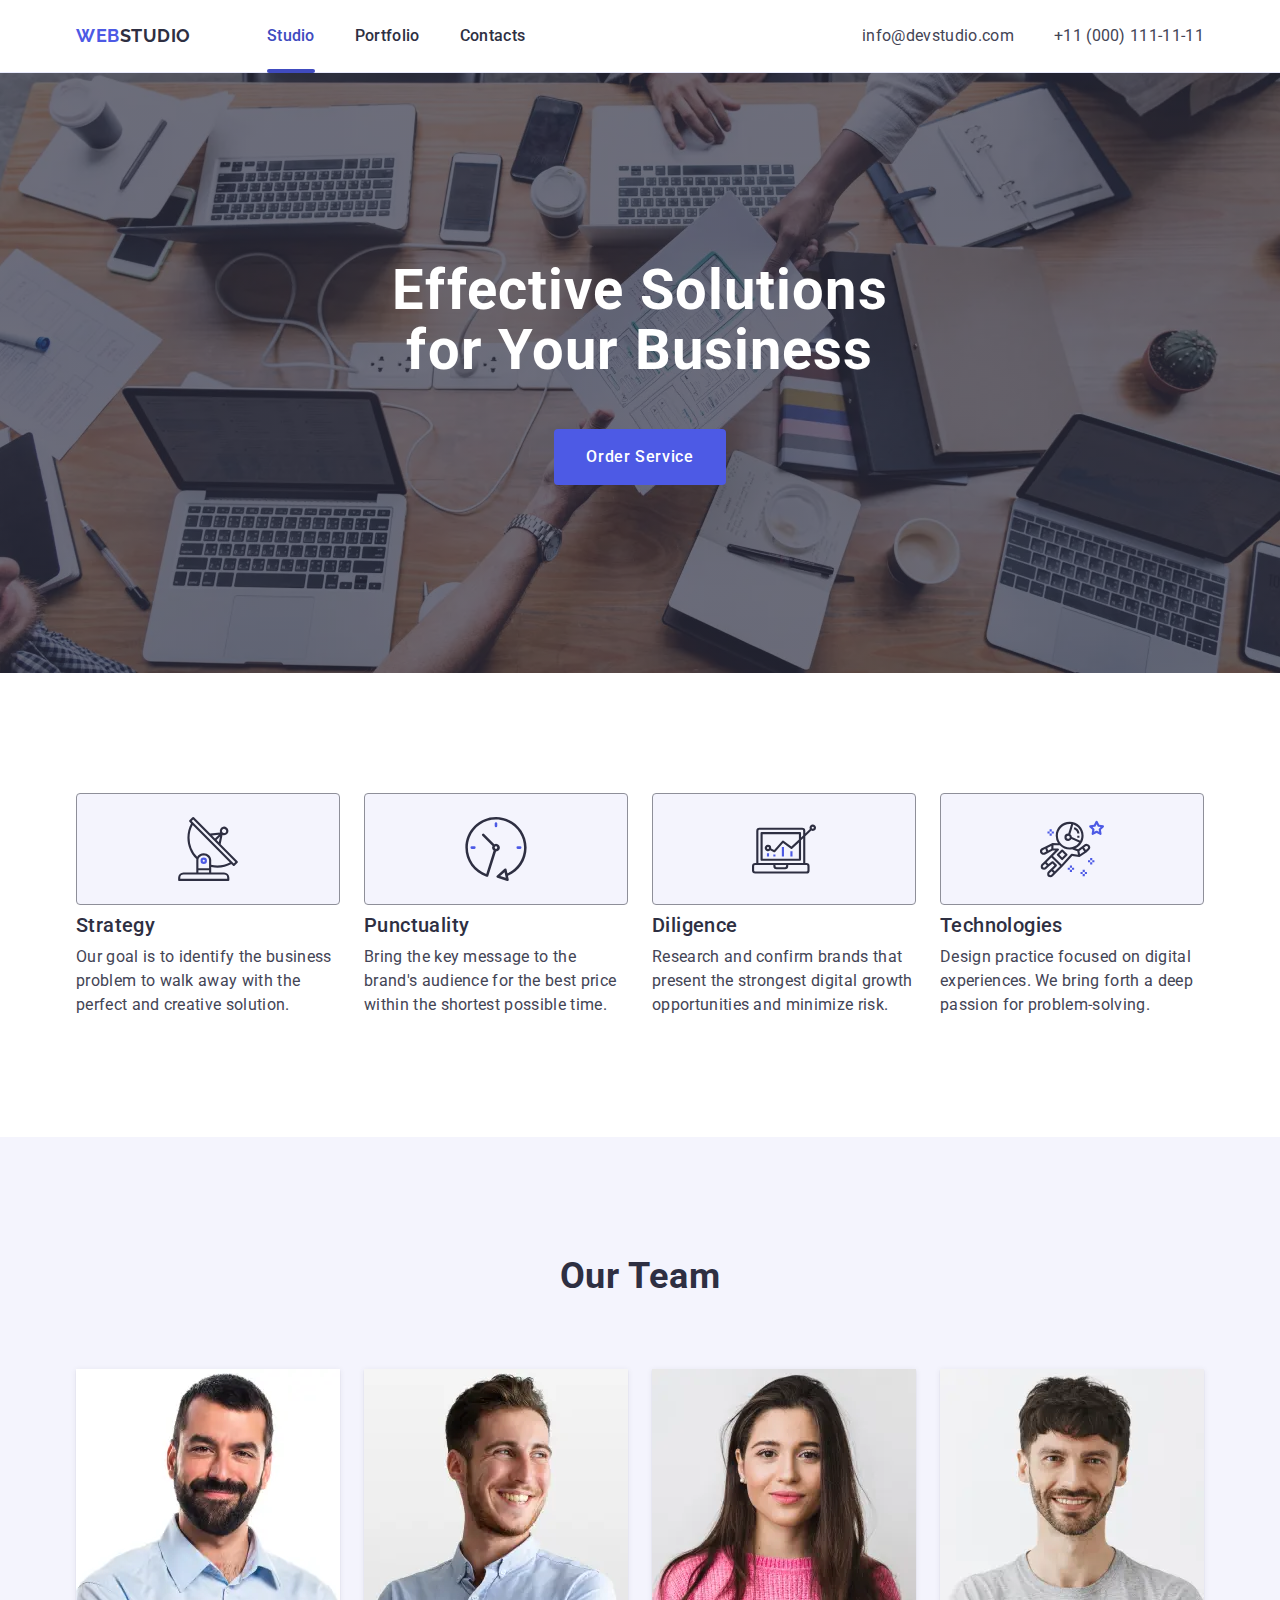
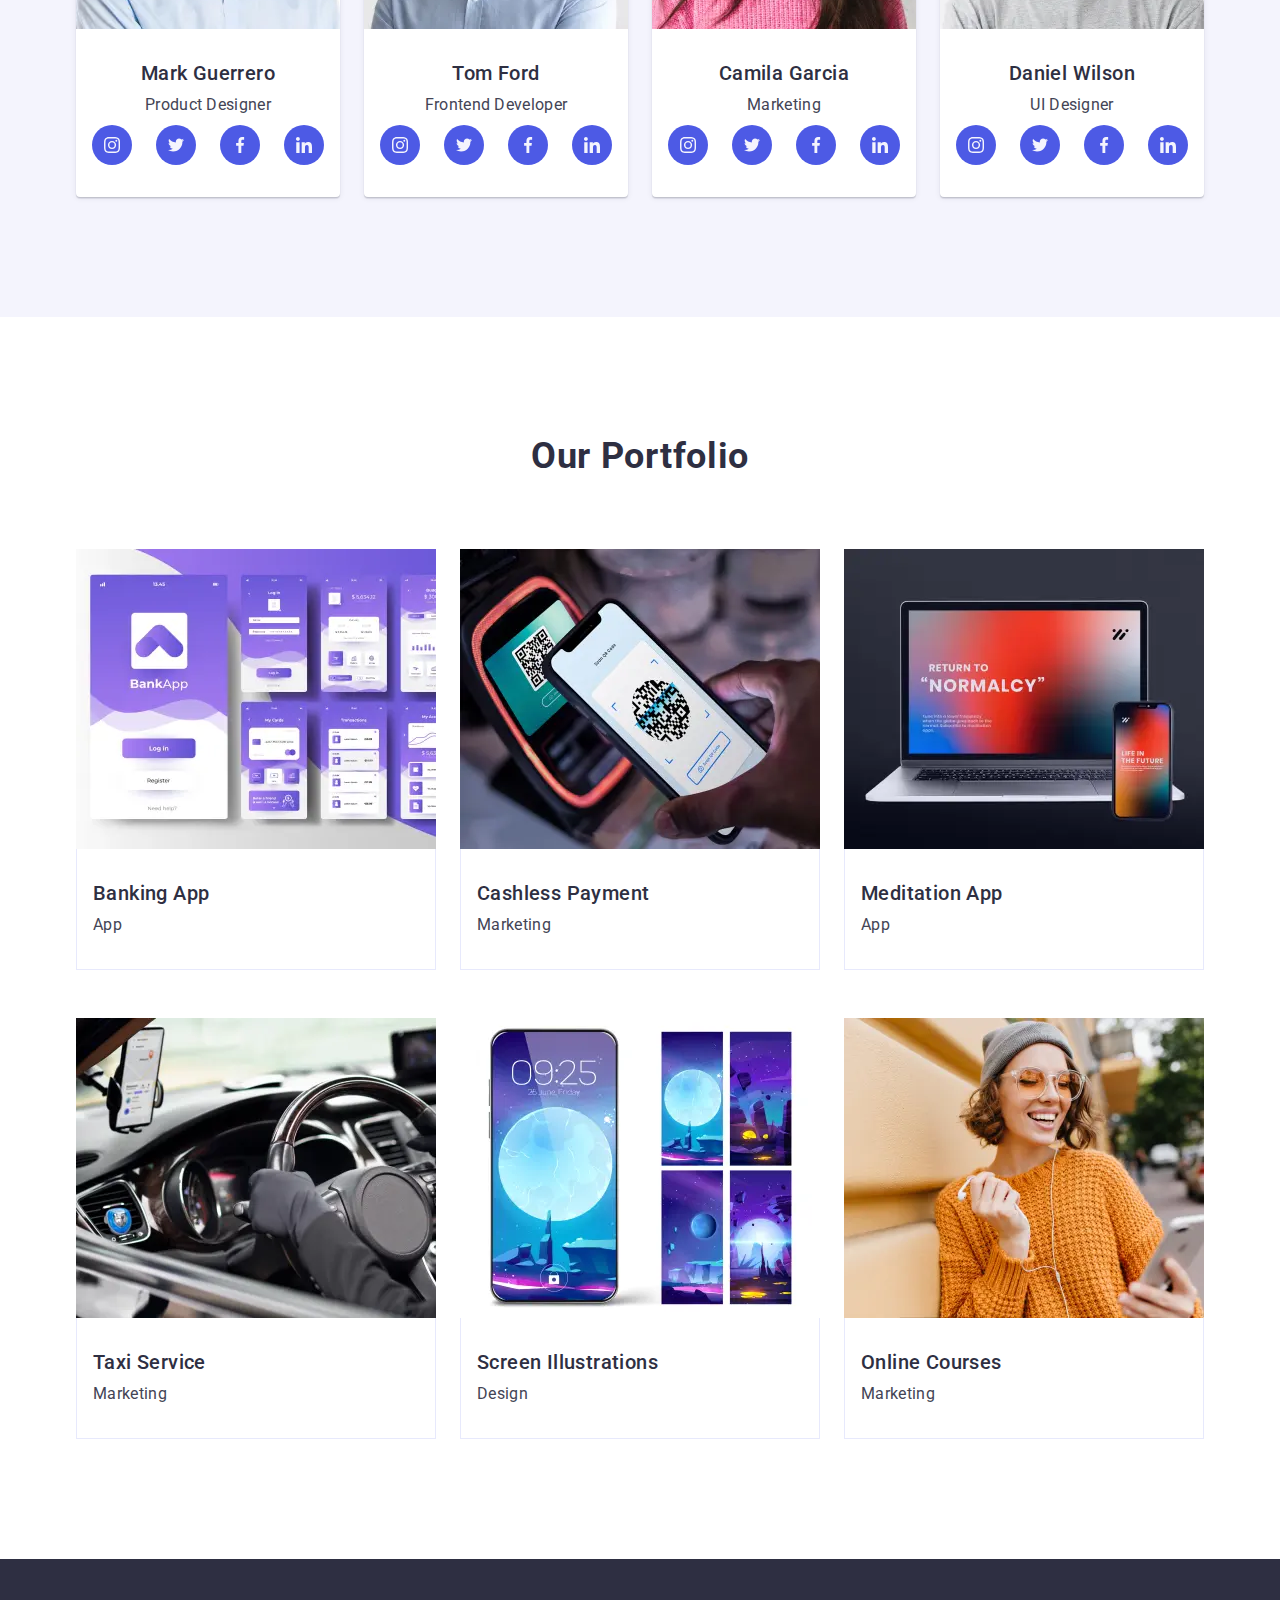
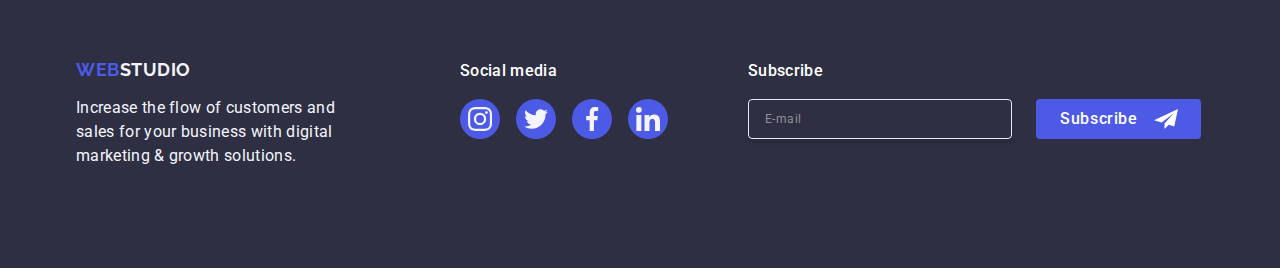
<file: index.html>
<!DOCTYPE html>
<html lang="en">

<head>
    <meta charset="UTF-8">
    <meta name="viewport" content="width=device-width, initial-scale=1.0">
    <meta name="description"
        content="Welcome to our web studio, where creativity meets functionality. We specialize in crafting stunning websites, user-friendly interfaces, and effective digital solutions for businesses of all sizes. Let us bring your ideas to life and help you make a powerful impact online. Get in touch with us today!">
    <link rel="icon shortcut" type="image/png" href="./imgs/favicon.png">

    <title>WEBSTUDIO</title>

    <link rel="preconnect" href="https://fonts.googleapis.com">
    <link rel="preconnect" href="https://fonts.gstatic.com" crossorigin>
    <link
        href="https://fonts.googleapis.com/css2?family=Raleway:ital,wght@0,700;1,700&family=Roboto:wght@400;500;700&display=swap"
        rel="stylesheet">

    <link rel="stylesheet" href="https://cdn.jsdelivr.net/npm/modern-normalize@2.0.0/modern-normalize.min.css">
    <link rel="stylesheet" href="css/main.min.css">

</head>

<body>
    <div class="page-container">
        <header class="page-header">
            <div class="container">
                <div class="page-header__wrap">
                    <nav class="page-header__nav">
                        <a href="./index.html" class="logo">
                            <span class="logo__accent-text">Web</span>Studio
                        </a>

                        <ul class="site-nav site-nav--mobile-hidden">
                            <li><a href="./index.html" class="site-nav__link  site-nav__link--current">Studio</a></li>

                            <li><a href="#portfolio" class="site-nav__link">Portfolio</a></li>

                            <li><a href="#contacts" class="site-nav__link">Contacts</a></li>
                        </ul>
                    </nav>

                    <ul class="contacts contacts--mobile-hidden">
                        <li>
                            <a href="mailto:info@devstudio.com" target="_blank"
                                class="contacts__link">info@devstudio.com</a>
                        </li>

                        <li>
                            <a href="tel:+110001111111" target="_blank" class="contacts__link">+11 (000)
                                111-11-11</a>
                        </li>
                    </ul>

                    <button type="button" class="mobile-menu__open-menu" data-open-menu>
                        <svg class="mobile-menu__open-icon" width="24" height="24">
                            <use href="./imgs/icons.svg#icon-menu"></use>
                        </svg>
                    </button>
                </div>

                <div class="mobile-menu" data-menu>
                    <div class="container">
                        <button class="modal__close-btn" aria-label="Close modal" data-close-menu type="button">
                            <span class="visually-hidden">X</span>

                            <svg width="8" height="8">
                                <use href="./imgs/icons.svg#icon-close"></use>
                            </svg>
                        </button>

                        <div class="mobile-menu__wrap">
                            <ul class="mobile-menu__nav-list">
                                <li><a href="./index.html"
                                        class="mobile-menu__nav-link mobile-menu__nav-link--current">Studio</a></li>

                                <li><a href="#portfolio" class="mobile-menu__nav-link">Portfolio</a></li>

                                <li><a href="#contacts" class="mobile-menu__nav-link">Contacts</a></li>
                            </ul>

                            <div>
                                <ul class="mobile-menu__contacts-list">
                                    <li class="mobile-menu__contacts-item mobile-menu__contacts-item--accent">
                                        <a href="tel:+110001111111" target="_blank"
                                            class="mobile-menu__contacts-link">+11
                                            (000)
                                            111-11-11</a>
                                    </li>

                                    <li class="mobile-menu__contacts-item">
                                        <a href="mailto:info@devstudio.com" target="_blank"
                                            class="mobile-menu__contacts-link">info@devstudio.com</a>
                                    </li>
                                </ul>

                                <ul class="social-list social-list--mobile">
                                    <li>
                                        <a href="https://www.instagram.com/" class="social-list__link"
                                            aria-label="Go to Instagram" target="_blank" rel="noopener nofollow"
                                            title="Go to Instagram">
                                            <span class="visually-hidden">Go to Instagram</span>

                                            <svg width="16" height="16" class="social-list__icon">
                                                <use href="./imgs/icons.svg#icon-instagram"></use>
                                            </svg>
                                        </a>
                                    </li>

                                    <li>
                                        <a href="https://x.com/" class="social-list__link" aria-label="Go to Twitter"
                                            target="_blank" rel="noopener nofollow" title="Go to Twitter">
                                            <span class="visually-hidden">Go to Twitter</span>

                                            <svg width="16" height="16" class="social-list__icon">
                                                <use href="./imgs/icons.svg#icon-twitter"></use>
                                            </svg>
                                        </a>
                                    </li>

                                    <li>
                                        <a href="https://www.facebook.com/" class="social-list__link"
                                            aria-label="Go to Facebook" target="_blank" rel="noopener nofollow"
                                            title="Go to Facebook">
                                            <span class="visually-hidden">Go to Facebook</span>

                                            <svg width="16" height="16" class="social-list__icon">
                                                <use href="./imgs/icons.svg#icon-facebook"></use>
                                            </svg>
                                        </a>
                                    </li>

                                    <li>
                                        <a href="https://www.linkedin.com/" class="social-list__link"
                                            aria-label="Go to Linkedin" target="_blank" rel="noopener nofollow"
                                            title="Go to Linkedin">
                                            <span class="visually-hidden">Go to Linkedin</span>

                                            <svg width="16" height="16" class="social-list__icon">
                                                <use href="./imgs/icons.svg#icon-linkedin"></use>
                                            </svg>
                                        </a>
                                    </li>
                                </ul>
                            </div>
                        </div>
                    </div>
                </div>
            </div>
        </header>

        <main>
            <section class="section hero" id="contacts">
                <div class="container hero__content">
                    <h1 class="main-title">Effective Solutions<br />
                        for Your Business</h1>

                    <button type="button" class="button" data-open-modal="">Order Service</button>
                </div>
            </section>

            <section class="section features">
                <div class="container">
                    <h2 class="visually-hidden">Features</h2>

                    <ul class="features__list">
                        <li class="features__item">
                            <div class="features__icon-wrap">
                                <svg width="64" height="64" aria-label="antenna icon">
                                    <use href="./imgs/icons.svg#icon-antenna"></use>
                                </svg>
                            </div>

                            <h3 class="subtitle">Strategy</h3>

                            <p class="features__text">Our goal is to identify the business
                                problem to walk away with the perfect and creative solution.
                            </p>
                        </li>

                        <li class="features__item">
                            <div class="features__icon-wrap">
                                <svg width="64" height="64" aria-label="clock icon">
                                    <use href="./imgs/icons.svg#icon-clock"></use>
                                </svg>
                            </div>

                            <h3 class="subtitle">Punctuality</h3>

                            <p class="features__text">Bring the key message to the brand's audience for the best price
                                within the shortest
                                possible
                                time.
                            </p>
                        </li>

                        <li class="features__item">
                            <div class="features__icon-wrap">
                                <svg width="64" height="64" aria-label="diagram icon">
                                    <use href="./imgs/icons.svg#icon-diagram"></use>
                                </svg>
                            </div>

                            <h3 class="subtitle">Diligence</h3>

                            <p class="features__text">Research and confirm brands that present the strongest digital
                                growth opportunities and
                                minimize
                                risk.
                            </p>
                        </li>

                        <li class="features__item">
                            <div class="features__icon-wrap">
                                <svg width="64" height="64" aria-label="astronaut icon">
                                    <use href="./imgs/icons.svg#icon-astronaut"></use>
                                </svg>
                            </div>

                            <h3 class="subtitle">Technologies</h3>

                            <p class="features__text">Design practice focused on digital experiences. We bring forth a
                                deep passion for
                                problem-solving.
                            </p>
                        </li>

                    </ul>
                </div>
            </section>

            <section class="section team">
                <div class="container">
                    <h2 class="title">Our Team</h2>

                    <ul class="team__list">
                        <li class="team__item">
                            <div class="team__photo-wrap">
                                <img class="team__photo" src="./imgs/team/mark.webp"
                                    srcset="./imgs/team/mark.webp 1x, ./imgs/team/mark@2.webp 2x" alt="Mark Guerrero"
                                    width="264" height="260">
                            </div>

                            <div class="team__text-box">
                                <h3 class="team__subtitle">Mark Guerrero</h3>

                                <div>
                                    <p class="team__role">Product Designer</p>

                                    <ul class="social-list">
                                        <li>
                                            <a href="https://www.instagram.com/" class="social-list__link"
                                                aria-label="Go to Instagram" target="_blank" rel="noopener nofollow"
                                                title="Go to Instagram">
                                                <span class="visually-hidden">Go to Instagram</span>

                                                <svg width="16" height="16" class="social-list__icon">
                                                    <use href="./imgs/icons.svg#icon-instagram"></use>
                                                </svg>
                                            </a>
                                        </li>

                                        <li>
                                            <a href="https://x.com/" class="social-list__link"
                                                aria-label="Go to Twitter" target="_blank" rel="noopener nofollow"
                                                title="Go to Twitter">
                                                <span class="visually-hidden">Go to Twitter</span>

                                                <svg width="16" height="16" class="social-list__icon">
                                                    <use href="./imgs/icons.svg#icon-twitter"></use>
                                                </svg>
                                            </a>
                                        </li>

                                        <li>
                                            <a href="https://www.facebook.com/" class="social-list__link"
                                                aria-label="Go to Facebook" target="_blank" rel="noopener nofollow"
                                                title="Go to Facebook">
                                                <span class="visually-hidden">Go to Facebook</span>

                                                <svg width="16" height="16" class="social-list__icon">
                                                    <use href="./imgs/icons.svg#icon-facebook"></use>
                                                </svg>
                                            </a>
                                        </li>

                                        <li>
                                            <a href="https://www.linkedin.com/" class="social-list__link"
                                                aria-label="Go to Linkedin" target="_blank" rel="noopener nofollow"
                                                title="Go to Linkedin">
                                                <span class="visually-hidden">Go to Linkedin</span>

                                                <svg width="16" height="16" class="social-list__icon">
                                                    <use href="./imgs/icons.svg#icon-linkedin"></use>
                                                </svg>
                                            </a>
                                        </li>
                                    </ul>
                                </div>
                            </div>
                        </li>

                        <li class="team__item">
                            <div class="team__photo-wrap">
                                <img class="team__photo" src="./imgs/team/tom.webp"
                                    srcset="./imgs/team/tom.webp 1x, ./imgs/team/tom@2.webp 2x" alt="Tom Ford"
                                    width="264" height="260">
                            </div>

                            <div class="team__text-box">
                                <h3 class="team__subtitle">Tom Ford</h3>

                                <div>
                                    <p class="team__role">Frontend Developer</p>

                                    <ul class="social-list">
                                        <li>
                                            <a href="https://www.instagram.com/" class="social-list__link"
                                                aria-label="Go to Instagram" target="_blank" rel="noopener nofollow"
                                                title="Go to Instagram">
                                                <span class="visually-hidden">Go to Instagram</span>

                                                <svg width="16" height="16" class="social-list__icon">
                                                    <use href="./imgs/icons.svg#icon-instagram"></use>
                                                </svg>
                                            </a>
                                        </li>

                                        <li>
                                            <a href="https://x.com/" class="social-list__link"
                                                aria-label="Go to Twitter" target="_blank" rel="noopener nofollow"
                                                title="Go to Twitter">
                                                <span class="visually-hidden">Go to Twitter</span>

                                                <svg width="16" height="16" class="social-list__icon">
                                                    <use href="./imgs/icons.svg#icon-twitter"></use>
                                                </svg>
                                            </a>
                                        </li>

                                        <li>
                                            <a href="https://www.facebook.com/" class="social-list__link"
                                                aria-label="Go to Facebook" target="_blank" rel="noopener nofollow"
                                                title="Go to Facebook">
                                                <span class="visually-hidden">Go to Facebook</span>

                                                <svg width="16" height="16" class="social-list__icon">
                                                    <use href="./imgs/icons.svg#icon-facebook"></use>
                                                </svg>
                                            </a>
                                        </li>

                                        <li>
                                            <a href="https://www.linkedin.com/" class="social-list__link"
                                                aria-label="Go to Linkedin" target="_blank" rel="noopener nofollow"
                                                title="Go to Linkedin">
                                                <span class="visually-hidden">Go to Linkedin</span>

                                                <svg width="16" height="16" class="social-list__icon">
                                                    <use href="./imgs/icons.svg#icon-linkedin"></use>
                                                </svg>
                                            </a>
                                        </li>
                                    </ul>
                                </div>
                            </div>
                        </li>

                        <li class="team__item">
                            <div class="team__photo-wrap">
                                <img class="team__photo" src="./imgs/team/camila.webp"
                                    srcset="./imgs/team/camila.webp 1x, ./imgs/team/camila@2.webp 2x"
                                    alt="Camila Garcia" width="264" height="260">
                            </div>

                            <div class="team__text-box">
                                <h3 class="team__subtitle">Camila Garcia</h3>

                                <div>
                                    <p class="team__role">Marketing</p>

                                    <ul class="social-list">
                                        <li>
                                            <a href="https://www.instagram.com/" class="social-list__link"
                                                aria-label="Go to Instagram" target="_blank" rel="noopener nofollow"
                                                title="Go to Instagram">
                                                <span class="visually-hidden">Go to Instagram</span>

                                                <svg width="16" height="16" class="social-list__icon">
                                                    <use href="./imgs/icons.svg#icon-instagram"></use>
                                                </svg>
                                            </a>
                                        </li>

                                        <li>
                                            <a href="https://x.com/" class="social-list__link"
                                                aria-label="Go to Twitter" target="_blank" rel="noopener nofollow"
                                                title="Go to Twitter">
                                                <span class="visually-hidden">Go to Twitter</span>

                                                <svg width="16" height="16" class="social-list__icon">
                                                    <use href="./imgs/icons.svg#icon-twitter"></use>
                                                </svg>
                                            </a>
                                        </li>

                                        <li>
                                            <a href="https://www.facebook.com/" class="social-list__link"
                                                aria-label="Go to Facebook" target="_blank" rel="noopener nofollow"
                                                title="Go to Facebook">
                                                <span class="visually-hidden">Go to Facebook</span>

                                                <svg width="16" height="16" class="social-list__icon">
                                                    <use href="./imgs/icons.svg#icon-facebook"></use>
                                                </svg>
                                            </a>
                                        </li>

                                        <li>
                                            <a href="https://www.linkedin.com/" class="social-list__link"
                                                aria-label="Go to Linkedin" target="_blank" rel="noopener nofollow"
                                                title="Go to Linkedin">
                                                <span class="visually-hidden">Go to Linkedin</span>

                                                <svg width="16" height="16" class="social-list__icon">
                                                    <use href="./imgs/icons.svg#icon-linkedin"></use>
                                                </svg>
                                            </a>
                                        </li>
                                    </ul>
                                </div>
                            </div>
                        </li>

                        <li class="team__item">
                            <div class="team__photo-wrap">
                                <img class="team__photo" src="./imgs/team/daniel.webp"
                                    srcset="./imgs/team/daniel.webp 1x, ./imgs/team/daniel@2.webp 2x"
                                    alt="Daniel Wilson" width="264" height="260">
                            </div>

                            <div class="team__text-box">
                                <h3 class="team__subtitle">Daniel Wilson</h3>

                                <div>
                                    <p class="team__role">UI Designer</p>

                                    <ul class="social-list">
                                        <li>
                                            <a href="https://www.instagram.com/" class="social-list__link"
                                                aria-label="Go to Instagram" target="_blank" rel="noopener nofollow"
                                                title="Go to Instagram">
                                                <span class="visually-hidden">Go to Instagram</span>

                                                <svg width="16" height="16" class="social-list__icon">
                                                    <use href="./imgs/icons.svg#icon-instagram"></use>
                                                </svg>
                                            </a>
                                        </li>

                                        <li>
                                            <a href="https://x.com/" class="social-list__link"
                                                aria-label="Go to Twitter" target="_blank" rel="noopener nofollow"
                                                title="Go to Twitter">
                                                <span class="visually-hidden">Go to Twitter</span>

                                                <svg width="16" height="16" class="social-list__icon">
                                                    <use href="./imgs/icons.svg#icon-twitter"></use>
                                                </svg>
                                            </a>
                                        </li>

                                        <li>
                                            <a href="https://www.facebook.com/" class="social-list__link"
                                                aria-label="Go to Facebook" target="_blank" rel="noopener nofollow"
                                                title="Go to Facebook">
                                                <span class="visually-hidden">Go to Facebook</span>

                                                <svg width="16" height="16" class="social-list__icon">
                                                    <use href="./imgs/icons.svg#icon-facebook"></use>
                                                </svg>
                                            </a>
                                        </li>

                                        <li>
                                            <a href="https://www.linkedin.com/" class="social-list__link"
                                                aria-label="Go to Linkedin" target="_blank" rel="noopener nofollow"
                                                title="Go to Linkedin">
                                                <span class="visually-hidden">Go to Linkedin</span>

                                                <svg width="16" height="16" class="social-list__icon">
                                                    <use href="./imgs/icons.svg#icon-linkedin"></use>
                                                </svg>
                                            </a>
                                        </li>
                                    </ul>
                                </div>
                            </div>
                        </li>
                    </ul>
                </div>
            </section>

            <section class="section portfolio" id="portfolio">
                <div class="container">
                    <h2 class="title">Our Portfolio</h2>

                    <ul class="portfolio__gallery">
                        <li class="portfolio__item">
                            <a href="" class="portfolio__card">
                                <div class="portfolio__thumb">
                                    <picture>
                                        <source
                                            srcset="./imgs/portfolio/banking-desc.webp 1x, ./imgs/portfolio/banking-desc@2.webp 2x"
                                            media="(min-width: 1158px)" type="image/webp">
                                        <source
                                            srcset="./imgs/portfolio/banking-tab.webp 1x, ./imgs/portfolio/banking-tab@2.webp 2x"
                                            media="(min-width: 768px)" type="image/webp">
                                        <source
                                            srcset="./imgs/portfolio/banking-mob.webp 1x, ./imgs/portfolio/banking-mob@2.webp 2x"
                                            media="(max-width: 767px)" type="image/webp">

                                        <img class="portfolio__img" src="./imgs/portfolio/banking.webp"
                                            alt="Screens banking app" width="360" height="300">
                                    </picture>

                                    <div class="portfolio__overlay">
                                        <p class="portfolio__desc">14 Stylish and User-Friendly App Design Concepts ·
                                            Task
                                            Manager App · Calorie Tracker App · Exotic Fruit Ecommerce App ·
                                            Cloud Storage App</p>
                                    </div>
                                </div>

                                <div class="portfolio__text-box">
                                    <h3 class="portfolio__title">Banking App</h3>

                                    <p>App</p>
                                </div>
                            </a>
                        </li>

                        <li class="portfolio__item">
                            <a href="" class="portfolio__card">
                                <div class="portfolio__thumb">
                                    <picture>
                                        <source
                                            srcset="./imgs/portfolio/cashless-desc.webp 1x, ./imgs/portfolio/cashless-desc@2.webp 2x"
                                            media="(min-width: 1158px)" type="image/webp">
                                        <source
                                            srcset="./imgs/portfolio/cashless-tab.webp 1x, ./imgs/portfolio/cashless-tab@2.webp 2x"
                                            media="(min-width: 768px)" type="image/webp">
                                        <source
                                            srcset="./imgs/portfolio/cashless-mob.webp 1x, ./imgs/portfolio/cashless-mob@2.webp 2x"
                                            media="(max-width: 767px)" type="image/webp">

                                        <img class="portfolio__img" src="./imgs/portfolio/payment.webp"
                                            alt="QR code reading by smartphone" width="360" height="300">
                                    </picture>

                                    <div class="portfolio__overlay">
                                        <p class="portfolio__desc">14 Stylish and User-Friendly App Design Concepts ·
                                            Task
                                            Manager App · Calorie Tracker App · Exotic Fruit Ecommerce App ·
                                            Cloud Storage App</p>
                                    </div>
                                </div>

                                <div class="portfolio__text-box">
                                    <h3 class="portfolio__title">Cashless Payment</h3>

                                    <p>Marketing</p>
                                </div>
                            </a>
                        </li>

                        <li class="portfolio__item">
                            <a href="" class="portfolio__card">
                                <div class="portfolio__thumb">
                                    <picture>
                                        <source
                                            srcset="./imgs/portfolio/meditation-desc.webp 1x, ./imgs/portfolio/meditation-desc@2.webp 2x"
                                            media="(min-width: 1158px)" type="image/webp">
                                        <source
                                            srcset="./imgs/portfolio/meditation-tab.webp 1x, ./imgs/portfolio/meditation-tab@2.webp 2x"
                                            media="(min-width: 768px)" type="image/webp">
                                        <source
                                            srcset="./imgs/portfolio/meditation-mob.webp 1x, ./imgs/portfolio/meditation-mob@2.webp 2x"
                                            media="(max-width: 767px)" type="image/webp">

                                        <img class="portfolio__img" src="./imgs/portfolio/meditation.webp"
                                            alt="the multi-colored site is displayed on a smartphone and a laptop"
                                            width="360" height="300">
                                    </picture>

                                    <div class="portfolio__overlay">
                                        <p class="portfolio__desc">14 Stylish and User-Friendly App Design Concepts ·
                                            Task
                                            Manager App · Calorie Tracker App · Exotic Fruit Ecommerce App ·
                                            Cloud Storage App</p>
                                    </div>
                                </div>

                                <div class="portfolio__text-box">
                                    <h3 class="portfolio__title">Meditation App</h3>

                                    <p>App</p>
                                </div>
                            </a>
                        </li>

                        <li class="portfolio__item">
                            <a href="" class="portfolio__card">
                                <div class="portfolio__thumb">
                                    <picture>
                                        <source
                                            srcset="./imgs/portfolio/taxi-desc.webp 1x, ./imgs/portfolio/taxi-desc@2.webp 2x"
                                            media="(min-width: 1158px)" type="image/webp">
                                        <source
                                            srcset="./imgs/portfolio/taxi-tab.webp 1x, ./imgs/portfolio/taxi-tab@2.webp 2x"
                                            media="(min-width: 768px)" type="image/webp">
                                        <source
                                            srcset="./imgs/portfolio/taxi-mob.webp 1x, ./imgs/portfolio/taxi-mob@2.webp 2x"
                                            media="(max-width: 767px)" type="image/webp">

                                        <img class="portfolio__img" src="./imgs/portfolio/taxi.webp"
                                            alt="interior of a taxi car" width="360" height="300">
                                    </picture>

                                    <div class="portfolio__overlay">
                                        <p class="portfolio__desc">14 Stylish and User-Friendly App Design Concepts ·
                                            Task
                                            Manager App · Calorie Tracker App · Exotic Fruit Ecommerce App ·
                                            Cloud Storage App</p>
                                    </div>
                                </div>

                                <div class="portfolio__text-box">
                                    <h3 class="portfolio__title">Taxi Service</h3>

                                    <p>Marketing</p>
                                </div>
                            </a>
                        </li>

                        <li class="portfolio__item">
                            <a href="" class="portfolio__card">
                                <div class="portfolio__thumb">
                                    <picture>
                                        <source
                                            srcset="./imgs/portfolio/screen-desc.webp 1x, ./imgs/portfolio/screen-desc@2.webp 2x"
                                            media="(min-width: 1158px)" type="image/webp">
                                        <source
                                            srcset="./imgs/portfolio/screen-tab.webp 1x, ./imgs/portfolio/screen-tab@2.webp 2x"
                                            media="(min-width: 768px)" type="image/webp">
                                        <source
                                            srcset="./imgs/portfolio/screen-mob.webp 1x, ./imgs/portfolio/screen-mob@2.webp 2x"
                                            media="(max-width: 767px)" type="image/webp">

                                        <img class="portfolio__img" src="./imgs/portfolio/screen.webp"
                                            alt="on the left is a smartphone and on the right are screens with the image of abstraction"
                                            width="360" height="300">
                                    </picture>

                                    <div class="portfolio__overlay">
                                        <p class="portfolio__desc">14 Stylish and User-Friendly App Design Concepts ·
                                            Task
                                            Manager App · Calorie Tracker App · Exotic Fruit Ecommerce App ·
                                            Cloud Storage App</p>
                                    </div>
                                </div>

                                <div class="portfolio__text-box">
                                    <h3 class="portfolio__title">Screen Illustrations</h3>

                                    <p>Design</p>
                                </div>
                            </a>
                        </li>

                        <li class="portfolio__item">
                            <a href="" class="portfolio__card">
                                <div class="portfolio__thumb">
                                    <picture>
                                        <source
                                            srcset="./imgs/portfolio/courses-desc.webp 1x, ./imgs/portfolio/courses-desc@2.webp 2x"
                                            media="(min-width: 1158px)" type="image/webp">
                                        <source
                                            srcset="./imgs/portfolio/courses-tab.webp 1x, ./imgs/portfolio/courses-tab@2.webp 2x"
                                            media="(min-width: 768px)" type="image/webp">
                                        <source
                                            srcset="./imgs/portfolio/courses-mob.webp 1x, ./imgs/portfolio/courses-mob@2.webp 2x"
                                            media="(max-width: 767px)" type="image/webp">

                                        <img class="portfolio__img" src="./imgs/portfolio/courses.webp"
                                            alt="girl with phone and headphones" width="360" height="300">
                                    </picture>

                                    <div class="portfolio__overlay">
                                        <p class="portfolio__desc">14 Stylish and User-Friendly App Design Concepts ·
                                            Task
                                            Manager App · Calorie Tracker App · Exotic Fruit Ecommerce App ·
                                            Cloud Storage App</p>
                                    </div>
                                </div>

                                <div class="portfolio__text-box">
                                    <h3 class="portfolio__title">Online Courses</h3>

                                    <p>Marketing</p>
                                </div>
                            </a>
                        </li>
                    </ul>
                </div>
            </section>
        </main>

        <footer class="page-footer">
            <div class="container">
                <div class="page-footer__wrap">
                    <div class="page-footer__inner">
                        <div class="page-footer__promo-box">
                            <a href="./index.html" class="logo logo--inversion">
                                <span class="logo__accent-text">Web</span>Studio
                            </a>

                            <b class="page-footer__label">Increase the flow of customers and sales for your business
                                with
                                digital
                                marketing
                                &#38; growth
                                solutions.
                            </b>
                        </div>

                        <div class="page-footer__social-box">
                            <p class="page-footer__title">Social media</p>

                            <ul class="social-list page-footer__social-list">
                                <li>
                                    <a href="https://www.instagram.com/" class="social-list__link"
                                        aria-label="Go to Instagram" target="_blank" rel="noopener nofollow"
                                        title="Go to Instagram">
                                        <span class="visually-hidden">Go to Instagram</span>

                                        <svg width="24" height="24" class="social-list__icon">
                                            <use href="./imgs/icons.svg#icon-instagram"></use>
                                        </svg>
                                    </a>
                                </li>

                                <li>
                                    <a href="https://x.com/" class="social-list__link" aria-label="Go to Twitter"
                                        target="_blank" rel="noopener nofollow" title="Go to Twitter">
                                        <span class="visually-hidden">Go to Twitter</span>

                                        <svg width="24" height="24" class="social-list__icon">
                                            <use href="./imgs/icons.svg#icon-twitter"></use>
                                        </svg>
                                    </a>
                                </li>

                                <li>
                                    <a href="https://www.facebook.com/" class="social-list__link"
                                        aria-label="Go to Facebook" target="_blank" rel="noopener nofollow"
                                        title="Go to Facebook">
                                        <span class="visually-hidden">Go to Facebook</span>

                                        <svg width="24" height="24" class="social-list__icon">
                                            <use href="./imgs/icons.svg#icon-facebook"></use>
                                        </svg>
                                    </a>
                                </li>

                                <li>
                                    <a href="https://www.linkedin.com/" class="social-list__link"
                                        aria-label="Go to Linkedin" target="_blank" rel="noopener nofollow"
                                        title="Go to Linkedin">
                                        <span class="visually-hidden">Go to Linkedin</span>

                                        <svg width="24" height="24" class="social-list__icon">
                                            <use href="./imgs/icons.svg#icon-linkedin"></use>
                                        </svg>
                                    </a>
                                </li>
                            </ul>
                        </div>
                    </div>

                    <div class="page-footer__subscribe-box">
                        <p class="page-footer__title">Subscribe</p>

                        <form name="subscribe-form" class="subscribe-form">
                            <input type="email" class="subscribe-form__input" placeholder="E-mail"
                                name="subscribe-form-email">

                            <button type="submit" class="subscribe-form__button">Subscribe
                                <svg class="subscribe-form__icon" width="24" height="24">
                                    <use href="./imgs/icons.svg#icon-arrow"></use>
                                </svg>
                            </button>
                        </form>

                    </div>

                </div>
            </div>
        </footer>
    </div>

    <div class="backdrop" data-backdrop>
        <div class="modal">
            <button class="modal__close-btn" aria-label="Close modal" data-close-modal type="button">
                <span class="visually-hidden">X</span>

                <svg width="8" height="8">
                    <use href="./imgs/icons.svg#icon-close"></use>
                </svg>
            </button>

            <form class="order-form" name="order-form">
                <b class="order-form__title">Leave your contacts and we will call you back</b>

                <div class="order-form__inputs-box">
                    <label class="order-form__label">
                        <span class="order-form__name">Name</span>

                        <span class="order-form__input-wrap">
                            <input type="text" name="order-name" class="order-form__input">

                            <svg class="order-form__icon" width="12" height="12">
                                <use href="./imgs/icons.svg#icon-person"></use>
                            </svg>
                        </span>
                    </label>

                    <label class="order-form__label">
                        <span class="order-form__name">Phone</span>

                        <span class="order-form__input-wrap">
                            <input type="tel" name="order-phone" class="order-form__input">

                            <svg class="order-form__icon" width="13" height="13">
                                <use href="./imgs/icons.svg#icon-phone"></use>
                            </svg>
                        </span>
                    </label>

                    <label class="order-form__label">
                        <span class="order-form__name">Email</span>

                        <span class="order-form__input-wrap">
                            <input type="email" name="order-email" class="order-form__input">

                            <svg class="order-form__icon" width="12" height="12">
                                <use href="./imgs/icons.svg#icon-email"></use>
                            </svg>
                        </span>
                    </label>

                    <label class="order-form__label">
                        <span class="order-form__name">Comment</span>

                        <textarea name="order-comment" class="order-form__textarea" placeholder="Text input"></textarea>
                    </label>
                </div>

                <label class="order-form__policy-label">
                    <input type="checkbox" name="policy" class="order-form__policy-input">

                    <svg class="order-form__policy-checkbox" width="16" height="16">
                        <use class="order-form__policy-icon" href="./imgs/icons.svg#icon-checkmark"></use>
                    </svg>

                    I accept the terms and conditions of the&nbsp;<a href="./index.html"
                        class="order-form__policy-link">Privacy
                        Policy</a>
                </label>

                <button type="submit" class="order-form__button">Send</button>
            </form>
        </div>
    </div>

    <script src="./js/menu.js"></script>
    <script src="./js/modal.js"></script>
    <script src="./js/order-form.js"></script>
</body>

</html>
</file>
<file: css/main.min.css>
.visually-hidden{position:absolute;white-space:nowrap;width:1px;height:1px;overflow:hidden;border:0;padding:0;clip:rect(0 0 0 0);-webkit-clip-path:inset(50%);clip-path:inset(50%);margin:-1px}html{scroll-behavior:smooth}body{background-color:#fff;color:#434455;font-family:"Roboto",sans-serif;line-height:1.5;letter-spacing:.32px}h1,h2,h3,h4,h5,h6,p{margin-top:0;margin-bottom:0}ul,ol{margin-top:0;margin-bottom:0;padding-left:0;list-style-type:none}img{display:block;max-width:100%}button{color:currentColor;cursor:pointer}main{-webkit-box-flex:1;-ms-flex-positive:1;flex-grow:1}a{color:currentColor;text-decoration:none}textarea{resize:none}.page-container{display:-webkit-box;display:-ms-flexbox;display:flex;-webkit-box-orient:vertical;-webkit-box-direction:normal;-ms-flex-direction:column;flex-direction:column;height:100vh}.container{max-width:320px;padding-left:16px;padding-right:16px;margin-left:auto;margin-right:auto}@media screen and (min-width: 768px){.container{max-width:100%;width:768px}}@media screen and (min-width: 1158px){.container{width:1158px;padding-left:15px;padding-right:15px}}.section{padding-top:96px;padding-bottom:96px}@media screen and (min-width: 1158px){.section{padding-top:120px;padding-bottom:120px}}.site-nav{display:-webkit-box;display:-ms-flexbox;display:flex;gap:40px;margin-left:120px}@media screen and (min-width: 1158px){.site-nav{margin-left:76px}}@media screen and (max-width: 767px){.site-nav--mobile-hidden{display:none}}.site-nav__link{display:block;padding-top:24px;padding-bottom:24px;-webkit-transition:color 250ms cubic-bezier(0.4, 0, 0.2, 1);transition:color 250ms cubic-bezier(0.4, 0, 0.2, 1)}.site-nav__link:hover,.site-nav__link:focus{color:#404bbf}.site-nav__link--current{position:relative}.site-nav__link--current::after{position:absolute;top:calc(100% - 3px);left:0;content:"";display:inline-block;width:100%;height:4px;background-color:#404bbf;border-radius:2px}.site-nav__link.site-nav__link--current{color:#404bbf}.contacts{display:-webkit-box;display:-ms-flexbox;display:flex;-webkit-box-align:center;-ms-flex-align:center;align-items:center;margin-left:auto;-webkit-column-gap:40px;-moz-column-gap:40px;column-gap:40px}@media screen and (max-width: 1157px){.contacts{-webkit-box-orient:vertical;-webkit-box-direction:normal;-ms-flex-direction:column;flex-direction:column;gap:12px;font-size:12px;line-height:1.17;letter-spacing:.48px}}@media screen and (max-width: 767px){.contacts--mobile-hidden{display:none}}.contacts__link{padding-top:24px;padding-bottom:24px;-webkit-transition:color 250ms cubic-bezier(0.4, 0, 0.2, 1);transition:color 250ms cubic-bezier(0.4, 0, 0.2, 1)}.contacts__link:hover,.contacts__link:focus{color:#404bbf}.main-title{margin-bottom:72px;color:#fff;font-size:36px;line-height:1.11;letter-spacing:.72px}@media screen and (min-width: 768px){.main-title{margin-bottom:36px;font-size:56px;line-height:1.07;letter-spacing:1.12px}}@media screen and (min-width: 1158px){.main-title{margin-bottom:48px}}.title{margin-bottom:72px;color:#2e2f42;text-align:center;font-size:36px;font-weight:700;line-height:1.11;letter-spacing:.72px}.subtitle{margin-bottom:8px;color:#2e2f42;text-align:center;font-size:36px;font-weight:700;line-height:1.11;letter-spacing:.72px}@media screen and (min-width: 768px){.subtitle{text-align:left}}@media screen and (min-width: 1158px){.subtitle{font-size:20px;font-weight:500;line-height:1.2;letter-spacing:.4px}}.logo{font-family:"Raleway",sans-serif;font-size:18px;font-weight:700;line-height:1.17;letter-spacing:.54px;text-transform:uppercase}.logo--inversion{color:#f4f4fd}.logo__accent-text{color:#4d5ae5}.button,.order-form__button,.subscribe-form__button{padding:16px 32px;border:none;border-radius:4px;min-width:169px;background-color:#4d5ae5;color:#fff;font-weight:500;line-height:1.5;letter-spacing:.64px;-webkit-transition:background-color 250ms cubic-bezier(0.4, 0, 0.2, 1);transition:background-color 250ms cubic-bezier(0.4, 0, 0.2, 1)}.button:hover,.order-form__button:hover,.subscribe-form__button:hover,.button:focus,.order-form__button:focus,.subscribe-form__button:focus{background-color:#404bbf}.subscribe-form__button{display:-webkit-box;display:-ms-flexbox;display:flex;-webkit-box-align:center;-ms-flex-align:center;align-items:center;-webkit-column-gap:16px;-moz-column-gap:16px;column-gap:16px;padding:8px 24px;width:165px;min-width:auto}.order-form__button{-ms-flex-item-align:center;align-self:center;width:169px}.subscribe-form{display:-webkit-box;display:-ms-flexbox;display:flex;-webkit-box-orient:vertical;-webkit-box-direction:normal;-ms-flex-direction:column;flex-direction:column;-webkit-box-align:center;-ms-flex-align:center;align-items:center;gap:16px}@media screen and (min-width: 768px){.subscribe-form{-webkit-box-orient:horizontal;-webkit-box-direction:normal;-ms-flex-direction:row;flex-direction:row;gap:24px;margin-right:43px}}@media screen and (min-width: 1158px){.subscribe-form{margin-right:0}}.subscribe-form__input{width:264px;height:40px;padding:8px 16px;border-radius:4px;border:1px solid #e7e9fc;color:#fff;font-size:12px;line-height:2;letter-spacing:.48px;background-color:#2e2f42;-webkit-box-shadow:0px 4px 4px 0px rgba(0,0,0,.15);box-shadow:0px 4px 4px 0px rgba(0,0,0,.15)}.subscribe-form__input::-webkit-input-placeholder{color:#8e8f99}.subscribe-form__input::-moz-placeholder{color:#8e8f99}.subscribe-form__input:-ms-input-placeholder{color:#8e8f99}.subscribe-form__input::-ms-input-placeholder{color:#8e8f99}.subscribe-form__input::placeholder{color:#8e8f99}.subscribe-form__icon{-ms-flex-negative:0;flex-shrink:0}.social-list{display:-webkit-box;display:-ms-flexbox;display:flex;-webkit-box-pack:center;-ms-flex-pack:center;justify-content:center;-ms-flex-wrap:wrap;flex-wrap:wrap;gap:24px}.social-list__link{display:-webkit-inline-box;display:-ms-inline-flexbox;display:inline-flex;-webkit-box-pack:center;-ms-flex-pack:center;justify-content:center;-webkit-box-align:center;-ms-flex-align:center;align-items:center;width:40px;height:40px;border-radius:50%;color:#f4f4fd;background-color:#4d5ae5;-webkit-transition:background-color 250ms cubic-bezier(0.4, 0, 0.2, 1);transition:background-color 250ms cubic-bezier(0.4, 0, 0.2, 1)}.team__item:hover .social-list__link{background-color:#404bbf}.social-list a.social-list__link:hover,.social-list a.social-list__link:focus{background-color:#31d0aa}.social-list__icon{fill:currentColor}.social-list--mobile{gap:40px;-webkit-box-pack:start;-ms-flex-pack:start;justify-content:start}.backdrop{position:fixed;top:0;left:0;z-index:100;width:100%;height:100%;background-color:rgba(46,47,66,.4);visibility:hidden;pointer-events:none;opacity:0;-webkit-transition:visibility 250ms cubic-bezier(0.4, 0, 0.2, 1),opacity 250ms cubic-bezier(0.4, 0, 0.2, 1);transition:visibility 250ms cubic-bezier(0.4, 0, 0.2, 1),opacity 250ms cubic-bezier(0.4, 0, 0.2, 1)}.backdrop.is-open{visibility:visible;opacity:1;pointer-events:auto}.modal{position:absolute;top:50%;left:50%;padding:72px 16px 24px;max-width:408px;width:288px;max-height:90%;overflow-y:auto;background-color:#fcfcfc;border-radius:4px;-webkit-box-shadow:0px 2px 1px 0px rgba(0,0,0,.2),0px 1px 3px 0px rgba(0,0,0,.12),0px 1px 1px 0px rgba(0,0,0,.14);box-shadow:0px 2px 1px 0px rgba(0,0,0,.2),0px 1px 3px 0px rgba(0,0,0,.12),0px 1px 1px 0px rgba(0,0,0,.14);-webkit-transform:translate(-50%, -50%) scale(1.25);transform:translate(-50%, -50%) scale(1.25);-webkit-transition:-webkit-transform 250ms cubic-bezier(0.4, 0, 0.2, 1);transition:-webkit-transform 250ms cubic-bezier(0.4, 0, 0.2, 1);transition:transform 250ms cubic-bezier(0.4, 0, 0.2, 1);transition:transform 250ms cubic-bezier(0.4, 0, 0.2, 1), -webkit-transform 250ms cubic-bezier(0.4, 0, 0.2, 1)}.backdrop.is-open .modal{-webkit-transform:translate(-50%, -50%) scale(1);transform:translate(-50%, -50%) scale(1)}@media screen and (min-width: 768px){.modal{width:408px;padding:72px 24px 24px}}.modal__close-btn{position:absolute;top:24px;right:24px;display:-webkit-box;display:-ms-flexbox;display:flex;-webkit-box-pack:center;-ms-flex-pack:center;justify-content:center;-webkit-box-align:center;-ms-flex-align:center;align-items:center;padding:0;width:24px;height:24px;border:1px solid #8e8f99;border-radius:50%;background-color:rgba(0,0,0,.1);-webkit-transition:border-color 250ms cubic-bezier(0.4, 0, 0.2, 1),background-color 250ms cubic-bezier(0.4, 0, 0.2, 1),fill 250ms cubic-bezier(0.4, 0, 0.2, 1);transition:border-color 250ms cubic-bezier(0.4, 0, 0.2, 1),background-color 250ms cubic-bezier(0.4, 0, 0.2, 1),fill 250ms cubic-bezier(0.4, 0, 0.2, 1)}.modal__close-btn:hover,.modal__close-btn:focus{border-color:rgba(0,0,0,0);background-color:#404bbf;fill:#fff}.order-form{display:-webkit-box;display:-ms-flexbox;display:flex;-webkit-box-orient:vertical;-webkit-box-direction:normal;-ms-flex-direction:column;flex-direction:column}.order-form__title{display:inline-block;width:100%;margin-bottom:16px;color:#2e2f42;text-align:center;font-weight:500}.order-form__inputs-box{margin-bottom:16px}.order-form__label{display:block;color:#8e8f99;font-size:12px;line-height:1.17;letter-spacing:.48px}.order-form__label:not(:last-child){margin-bottom:8px}.order-form__name{display:inline-block;margin-bottom:4px}.order-form__input-wrap{position:relative;display:block}.order-form__textarea,.order-form__input{display:-webkit-box;display:-ms-flexbox;display:flex;-webkit-box-orient:vertical;-webkit-box-direction:normal;-ms-flex-direction:column;flex-direction:column;width:100%;line-height:1.17;letter-spacing:.48px;border-radius:4px;border:1px solid rgba(46,47,66,.4);-webkit-transition:border-color 250ms cubic-bezier(0.4, 0, 0.2, 1),color 250ms cubic-bezier(0.4, 0, 0.2, 1);transition:border-color 250ms cubic-bezier(0.4, 0, 0.2, 1),color 250ms cubic-bezier(0.4, 0, 0.2, 1)}.order-form__textarea:focus,.order-form__input:focus{outline:none;border-color:#4d5ae5;color:#4d5ae5}.order-form__input{padding:8px 16px 8px 38px;height:40px}.order-form__textarea{padding:8px 16px;height:120px;resize:none}.order-form__textarea::-webkit-input-placeholder{color:rgba(46,47,66,.4)}.order-form__textarea::-moz-placeholder{color:rgba(46,47,66,.4)}.order-form__textarea:-ms-input-placeholder{color:rgba(46,47,66,.4)}.order-form__textarea::-ms-input-placeholder{color:rgba(46,47,66,.4)}.order-form__textarea::placeholder{color:rgba(46,47,66,.4)}.order-form__icon{position:absolute;top:50%;left:16px;-webkit-transform:translateY(-50%);transform:translateY(-50%);fill:currentColor;-webkit-transition:color 250ms cubic-bezier(0.4, 0, 0.2, 1);transition:color 250ms cubic-bezier(0.4, 0, 0.2, 1)}.order-form__input:focus~.order-form__icon{color:#4d5ae5}.order-form__policy-label{display:-webkit-box;display:-ms-flexbox;display:flex;-webkit-box-align:center;-ms-flex-align:center;align-items:center;margin-bottom:24px;color:#8e8f99;font-size:12px;line-height:1.17;letter-spacing:.48px}.order-form__policy-input{position:absolute;-webkit-appearance:none;-moz-appearance:none;appearance:none}.order-form__policy-checkbox{-ms-flex-negative:0;flex-shrink:0;margin-right:8px;width:16px;height:16px;border:1px solid rgba(46,47,66,.4);border-radius:2px}.order-form__policy-input:checked+.order-form__policy-checkbox{border:rgba(0,0,0,0);background-color:#404bbf}.order-form__policy-input:focus+.order-form__policy-checkbox{-webkit-box-shadow:0 0 0 2px rgba(0,0,255,.5);box-shadow:0 0 0 2px rgba(0,0,255,.5)}.order-form__policy-icon{display:none;fill:#fff}.order-form__policy-input:checked+.order-form__policy-checkbox>.order-form__policy-icon{display:block}.order-form__policy-link{color:#4d5ae5;font-size:12px;line-height:1.33;text-decoration-line:underline}.mobile-menu{position:fixed;top:0;right:0;padding-top:72px;padding-bottom:40px;max-width:320px;height:100vh;background-color:#fff;z-index:100;-webkit-transform:translateX(320px);transform:translateX(320px);-webkit-transition:-webkit-transform 250ms cubic-bezier(0.4, 0, 0.2, 1);transition:-webkit-transform 250ms cubic-bezier(0.4, 0, 0.2, 1);transition:transform 250ms cubic-bezier(0.4, 0, 0.2, 1);transition:transform 250ms cubic-bezier(0.4, 0, 0.2, 1), -webkit-transform 250ms cubic-bezier(0.4, 0, 0.2, 1)}.mobile-menu.is-open{-webkit-transform:translateX(0);transform:translateX(0)}.mobile-menu__open-menu{display:-webkit-box;display:-ms-flexbox;display:flex;-webkit-box-pack:center;-ms-flex-pack:center;justify-content:center;-webkit-box-align:center;-ms-flex-align:center;align-items:center;border:none;padding:0;width:40px;height:40px;background-color:rgba(0,0,0,0)}@media screen and (min-width: 768px){.mobile-menu__open-menu{display:none}}.mobile-menu__open-icon{width:24px;height:24px;fill:#2f2f37}.mobile-menu__open-menu:focus .mobile-menu__open-icon{fill:#404bbf}.mobile-menu__wrap{display:-webkit-box;display:-ms-flexbox;display:flex;-webkit-box-orient:vertical;-webkit-box-direction:normal;-ms-flex-direction:column;flex-direction:column;-webkit-box-pack:justify;-ms-flex-pack:justify;justify-content:space-between;height:calc(100vh - 112px)}.mobile-menu__nav-list{display:-webkit-box;display:-ms-flexbox;display:flex;-webkit-box-orient:vertical;-webkit-box-direction:normal;-ms-flex-direction:column;flex-direction:column;gap:40px}.mobile-menu__nav-link{color:#2e2f42;font-size:36px;font-weight:700;line-height:1.11;letter-spacing:.72px}.mobile-menu__nav-link:focus{color:#4d5ae5}.mobile-menu__nav-link--current{color:#4d5ae5;font-size:36px;font-weight:700;line-height:1.11;letter-spacing:.72px}.mobile-menu__contacts-list{margin-bottom:48px}.mobile-menu__contacts-item:not(:last-child){margin-bottom:24px}.mobile-menu__contacts-item{color:#434455;font-size:20px;font-weight:500;line-height:1.2;letter-spacing:.4px}.mobile-menu__contacts-item--accent{color:#4d5ae5}.page-header{border-bottom:1px solid #e7e9fc}.page-header__wrap{display:-webkit-box;display:-ms-flexbox;display:flex;-webkit-box-align:center;-ms-flex-align:center;align-items:center}@media screen and (max-width: 767px){.page-header__wrap{-webkit-box-pack:justify;-ms-flex-pack:justify;justify-content:space-between;padding-top:8px;padding-bottom:8px}}.page-header__nav{display:-webkit-box;display:-ms-flexbox;display:flex;-webkit-box-align:center;-ms-flex-align:center;align-items:center;color:#2e2f42;font-weight:500}.page-footer{padding-top:96px;padding-bottom:96px;background-color:#2e2f42}@media screen and (min-width: 1158px){.page-footer{padding-top:100px;padding-bottom:100px}}.page-footer__wrap{display:-webkit-box;display:-ms-flexbox;display:flex;-webkit-box-orient:vertical;-webkit-box-direction:normal;-ms-flex-direction:column;flex-direction:column;-webkit-box-align:center;-ms-flex-align:center;align-items:center;gap:72px;text-align:center}@media screen and (min-width: 768px){.page-footer__wrap{text-align:left}}@media screen and (min-width: 1158px){.page-footer__wrap{-webkit-box-orient:horizontal;-webkit-box-direction:normal;-ms-flex-direction:row;flex-direction:row;-webkit-box-align:start;-ms-flex-align:start;align-items:flex-start;gap:0}}@media screen and (min-width: 768px){.page-footer__inner{display:-webkit-box;display:-ms-flexbox;display:flex;gap:24px;text-align:left}}@media screen and (min-width: 1158px){.page-footer__inner{gap:0}}.page-footer__promo-box{display:-webkit-box;display:-ms-flexbox;display:flex;-webkit-box-orient:vertical;-webkit-box-direction:normal;-ms-flex-direction:column;flex-direction:column;row-gap:16px;width:264px}@media screen and (min-width: 1158px){.page-footer__promo-box{margin-right:120px}}.page-footer__label{color:#f4f4fd;font-weight:400;text-align:left}.page-footer__title{margin-bottom:16px;color:#fff;font-weight:500}@media screen and (min-width: 1158px){.page-footer__social-box{margin-right:80px}}.page-footer__social-list{-webkit-column-gap:16px;-moz-column-gap:16px;column-gap:16px}.hero{max-width:320px;height:432px;margin-right:auto;margin-left:auto;text-align:center;background-color:#2e2f42;background-image:-webkit-gradient(linear, left top, right top, from(rgba(46, 47, 66, 0.7)), to(rgba(46, 47, 66, 0.7))),url("../imgs/bg-imgs/hero/bg-mob.webp");background-image:linear-gradient(to right, rgba(46, 47, 66, 0.7), rgba(46, 47, 66, 0.7)),url("../imgs/bg-imgs/hero/bg-mob.webp");background-repeat:no-repeat;background-position:center;background-size:cover}@media screen and (-webkit-min-device-pixel-ratio: 2)and (max-width: 767px), screen and (min-resolution: 192dpi)and (max-width: 767px){.hero{background-image:-webkit-gradient(linear, left top, right top, from(rgba(46, 47, 66, 0.7)), to(rgba(46, 47, 66, 0.7))),url("../imgs/bg-imgs/hero/bg-mob@2.webp");background-image:linear-gradient(to right, rgba(46, 47, 66, 0.7), rgba(46, 47, 66, 0.7)),url("../imgs/bg-imgs/hero/bg-mob@2.webp")}}@media screen and (min-width: 768px){.hero{max-width:768px;height:436px;background-image:-webkit-gradient(linear, left top, right top, from(rgba(46, 47, 66, 0.7)), to(rgba(46, 47, 66, 0.7))),url("../imgs/bg-imgs/hero/bg-tab.webp");background-image:linear-gradient(to right, rgba(46, 47, 66, 0.7), rgba(46, 47, 66, 0.7)),url("../imgs/bg-imgs/hero/bg-tab.webp")}}@media screen and (-webkit-min-device-pixel-ratio: 2)and (min-width: 768px), screen and (min-resolution: 192dpi)and (min-width: 768px){.hero{background-image:-webkit-gradient(linear, left top, right top, from(rgba(46, 47, 66, 0.7)), to(rgba(46, 47, 66, 0.7))),url("../imgs/bg-imgs/hero/bg-tab@2.webp");background-image:linear-gradient(to right, rgba(46, 47, 66, 0.7), rgba(46, 47, 66, 0.7)),url("../imgs/bg-imgs/hero/bg-tab@2.webp")}}@media screen and (min-width: 1158px){.hero{max-width:1440px;height:600px;background-image:-webkit-gradient(linear, left top, right top, from(rgba(46, 47, 66, 0.7)), to(rgba(46, 47, 66, 0.7))),url("../imgs/bg-imgs/hero/bg-desc.webp");background-image:linear-gradient(to right, rgba(46, 47, 66, 0.7), rgba(46, 47, 66, 0.7)),url("../imgs/bg-imgs/hero/bg-desc.webp")}}@media screen and (-webkit-min-device-pixel-ratio: 2)and (min-width: 1158px), screen and (min-resolution: 192dpi)and (min-width: 1158px){.hero{background-image:-webkit-gradient(linear, left top, right top, from(rgba(46, 47, 66, 0.7)), to(rgba(46, 47, 66, 0.7))),url("../imgs/bg-imgs/hero/bg-desc@2.webp");background-image:linear-gradient(to right, rgba(46, 47, 66, 0.7), rgba(46, 47, 66, 0.7)),url("../imgs/bg-imgs/hero/bg-desc@2.webp")}}.hero__content{display:-webkit-box;display:-ms-flexbox;display:flex;-webkit-box-orient:vertical;-webkit-box-direction:normal;-ms-flex-direction:column;flex-direction:column;-webkit-box-pack:center;-ms-flex-pack:center;justify-content:center;-webkit-box-align:center;-ms-flex-align:center;align-items:center;width:100%;height:100%}@media screen and (min-width: 768px){.features__list{display:-webkit-box;display:-ms-flexbox;display:flex;-ms-flex-wrap:wrap;flex-wrap:wrap;-webkit-column-gap:24px;-moz-column-gap:24px;column-gap:24px;row-gap:72px}}@media screen and (min-width: 1158px){.features__list{gap:24px}}@media screen and (max-width: 767px){.features__item:not(:last-child){margin-bottom:72px}}@media screen and (min-width: 768px){.features__item{-ms-flex-preferred-size:calc((100% - 24px)/2);flex-basis:calc((100% - 24px)/2)}}@media screen and (min-width: 1158px){.features__item{-ms-flex-preferred-size:calc((100% - 72px)/4);flex-basis:calc((100% - 72px)/4)}}.features__icon-wrap{display:none}@media screen and (min-width: 1158px){.features__icon-wrap{display:-webkit-box;display:-ms-flexbox;display:flex;-webkit-box-pack:center;-ms-flex-pack:center;justify-content:center;-webkit-box-align:center;-ms-flex-align:center;align-items:center;height:112px;margin-bottom:8px;border-radius:4px;border:1px solid #8e8f99;background-color:#f4f4fd}}@media screen and (max-width: 1157px){.features__text{font-weight:500}}.team{background-color:#f4f4fd}.team__list{display:-webkit-box;display:-ms-flexbox;display:flex;-webkit-box-orient:vertical;-webkit-box-direction:normal;-ms-flex-direction:column;flex-direction:column;-webkit-box-align:center;-ms-flex-align:center;align-items:center;gap:72px;text-align:center}@media screen and (min-width: 768px){.team__list{-webkit-box-orient:horizontal;-webkit-box-direction:normal;-ms-flex-direction:row;flex-direction:row;-ms-flex-wrap:wrap;flex-wrap:wrap;-webkit-box-pack:center;-ms-flex-pack:center;justify-content:center;-webkit-box-align:stretch;-ms-flex-align:stretch;align-items:stretch;-webkit-column-gap:24px;-moz-column-gap:24px;column-gap:24px;row-gap:64px}}@media screen and (min-width: 1158px){.team__list{gap:24px}}.team__item{max-width:264px;border-radius:0px 0px 4px 4px;background-color:#fff;-webkit-box-shadow:0px 1px 6px 0px rgba(46,47,66,.08),0px 1px 1px 0px rgba(46,47,66,.16),0px 2px 1px 0px rgba(46,47,66,.08);box-shadow:0px 1px 6px 0px rgba(46,47,66,.08),0px 1px 1px 0px rgba(46,47,66,.16),0px 2px 1px 0px rgba(46,47,66,.08);overflow:hidden}@media screen and (min-width: 768px){.team__item{-ms-flex-preferred-size:calc((100% - 24px)/2);flex-basis:calc((100% - 24px)/2);margin:0}}@media screen and (min-width: 1158px){.team__item{-ms-flex-preferred-size:calc((100% - 72px)/4);flex-basis:calc((100% - 72px)/4)}}.team__photo-wrap{width:100%;height:260px}.team__photo{width:100%;height:100%;-o-object-fit:cover;object-fit:cover}.team__text-box{display:-webkit-box;display:-ms-flexbox;display:flex;-webkit-box-orient:vertical;-webkit-box-direction:normal;-ms-flex-direction:column;flex-direction:column;-webkit-box-pack:justify;-ms-flex-pack:justify;justify-content:space-between;padding:32px 16px;height:calc(100% - 260px)}.team__subtitle{margin-bottom:8px;color:#2e2f42;text-align:center;font-size:20px;font-weight:500;line-height:1.2;letter-spacing:.4px}.team__role{margin-bottom:8px}.portfolio__gallery{display:-webkit-box;display:-ms-flexbox;display:flex;-webkit-box-orient:vertical;-webkit-box-direction:normal;-ms-flex-direction:column;flex-direction:column;gap:48px}@media screen and (min-width: 768px){.portfolio__gallery{-webkit-box-orient:horizontal;-webkit-box-direction:normal;-ms-flex-direction:row;flex-direction:row;-ms-flex-wrap:wrap;flex-wrap:wrap;-webkit-column-gap:24px;-moz-column-gap:24px;column-gap:24px;row-gap:72px}}@media screen and (min-width: 1158px){.portfolio__gallery{row-gap:48px}}@media screen and (min-width: 768px){.portfolio__item{-ms-flex-preferred-size:calc((100% - 24px)/2);flex-basis:calc((100% - 24px)/2)}}@media screen and (min-width: 1158px){.portfolio__item{-ms-flex-preferred-size:calc((100% - 48px)/3);flex-basis:calc((100% - 48px)/3)}}.portfolio__card{display:block;-webkit-transition:-webkit-box-shadow 250ms cubic-bezier(0.4, 0, 0.2, 1);transition:-webkit-box-shadow 250ms cubic-bezier(0.4, 0, 0.2, 1);transition:box-shadow 250ms cubic-bezier(0.4, 0, 0.2, 1);transition:box-shadow 250ms cubic-bezier(0.4, 0, 0.2, 1), -webkit-box-shadow 250ms cubic-bezier(0.4, 0, 0.2, 1)}.portfolio__card:hover,.portfolio__card:focus{-webkit-box-shadow:0px 1px 6px 0px rgba(46,47,66,.08),0px 1px 1px 0px rgba(46,47,66,.16),0px 2px 1px 0px rgba(46,47,66,.08);box-shadow:0px 1px 6px 0px rgba(46,47,66,.08),0px 1px 1px 0px rgba(46,47,66,.16),0px 2px 1px 0px rgba(46,47,66,.08)}.portfolio__thumb{position:relative;width:288px;height:280px;overflow:hidden}@media screen and (min-width: 768px){.portfolio__thumb{width:356px;height:300px}}@media screen and (min-width: 1158px){.portfolio__thumb{width:360px}}.portfolio__img{width:100%;height:100%;-o-object-fit:cover;object-fit:cover}.portfolio__overlay{position:absolute;top:0;left:0;width:100%;height:100%;background-color:#4d5ae5;-webkit-transform:translateY(100%);transform:translateY(100%);-webkit-transition:-webkit-transform 250ms cubic-bezier(0.4, 0, 0.2, 1);transition:-webkit-transform 250ms cubic-bezier(0.4, 0, 0.2, 1);transition:transform 250ms cubic-bezier(0.4, 0, 0.2, 1);transition:transform 250ms cubic-bezier(0.4, 0, 0.2, 1), -webkit-transform 250ms cubic-bezier(0.4, 0, 0.2, 1)}.portfolio__card:hover .portfolio__overlay{-webkit-transform:translateY(0);transform:translateY(0)}.portfolio__desc{padding:40px 32px;color:#f4f4fd;overflow:auto}.portfolio__text-box{padding:32px 16px;border:1px solid #e7e9fc;border-top:none}.portfolio__title{margin-bottom:8px;color:#2e2f42;font-size:20px;font-weight:500;line-height:1.2;letter-spacing:.4px}/*# sourceMappingURL=main.min.css.map */
</file>
